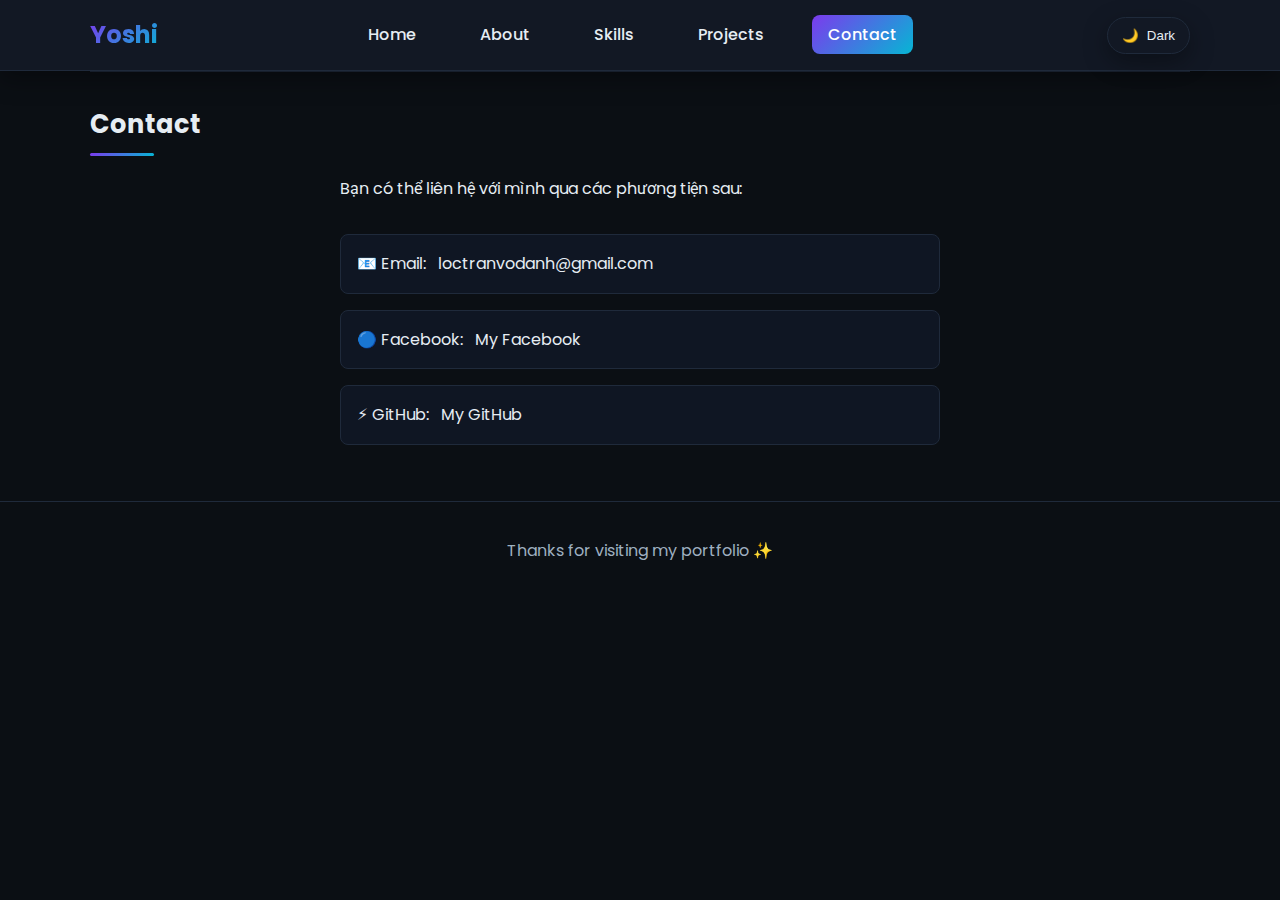
<file: contact.html>
<!DOCTYPE html>
<html lang="vi">
<head>
  <meta charset="UTF-8">
  <meta name="viewport" content="width=device-width, initial-scale=1.0">
  <title>Contact - Portfolio</title>
  <link rel="preconnect" href="https://fonts.googleapis.com">
  <link rel="preconnect" href="https://fonts.gstatic.com" crossorigin>
  <link href="https://fonts.googleapis.com/css2?family=Poppins:wght@300;400;600;700&family=Roboto:wght@300;400;500;700&display=swap" rel="stylesheet">
  <link rel="stylesheet" href="style.css">
  <link rel="stylesheet" href="navigation.css">
</head>
<body data-theme="dark">
  <nav class="main-nav">
    <div class="container nav-container">
      <a href="index.html" class="nav-logo">Yoshi</a>
      <ul class="nav-links">
        <li><a href="index.html">Home</a></li>
        <li><a href="about.html">About</a></li>
        <li><a href="skills.html">Skills</a></li>
        <li><a href="projects.html">Projects</a></li>
        <li><a href="contact.html" class="active">Contact</a></li>
      </ul>
      <button class="theme-toggle" id="themeToggle" aria-label="Toggle Dark/Light">
        <span class="icon" id="themeIcon" aria-hidden="true">🌙</span>
        <span class="label" id="themeLabel">Dark</span>
      </button>
    </div>
  </nav>

  <main>
    <section id="contact" class="section container">
      <h2 class="section-title">Contact</h2>
      <div class="contact-content">
        <p>Bạn có thể liên hệ với mình qua các phương tiện sau:</p>
        <ul class="contact-list">
          <li>📧 Email: <a href="mailto:loctranvodanh@gmail.com">loctranvodanh@gmail.com</a></li>
          <li>🔵 Facebook: <a href="https://facebook.com/Whale.312" target="_blank" rel="noopener">My Facebook</a></li>
          <li>⚡ GitHub: <a href="https://github.com/loctran312" target="_blank" rel="noopener">My GitHub</a></li>
        </ul>
      </div>
    </section>
  </main>

  <footer class="site-footer">
    <div class="container">
      <p>Thanks for visiting my portfolio ✨</p>
    </div>
  </footer>

  <script src="theme.js"></script>
</body>
</html>
</file>
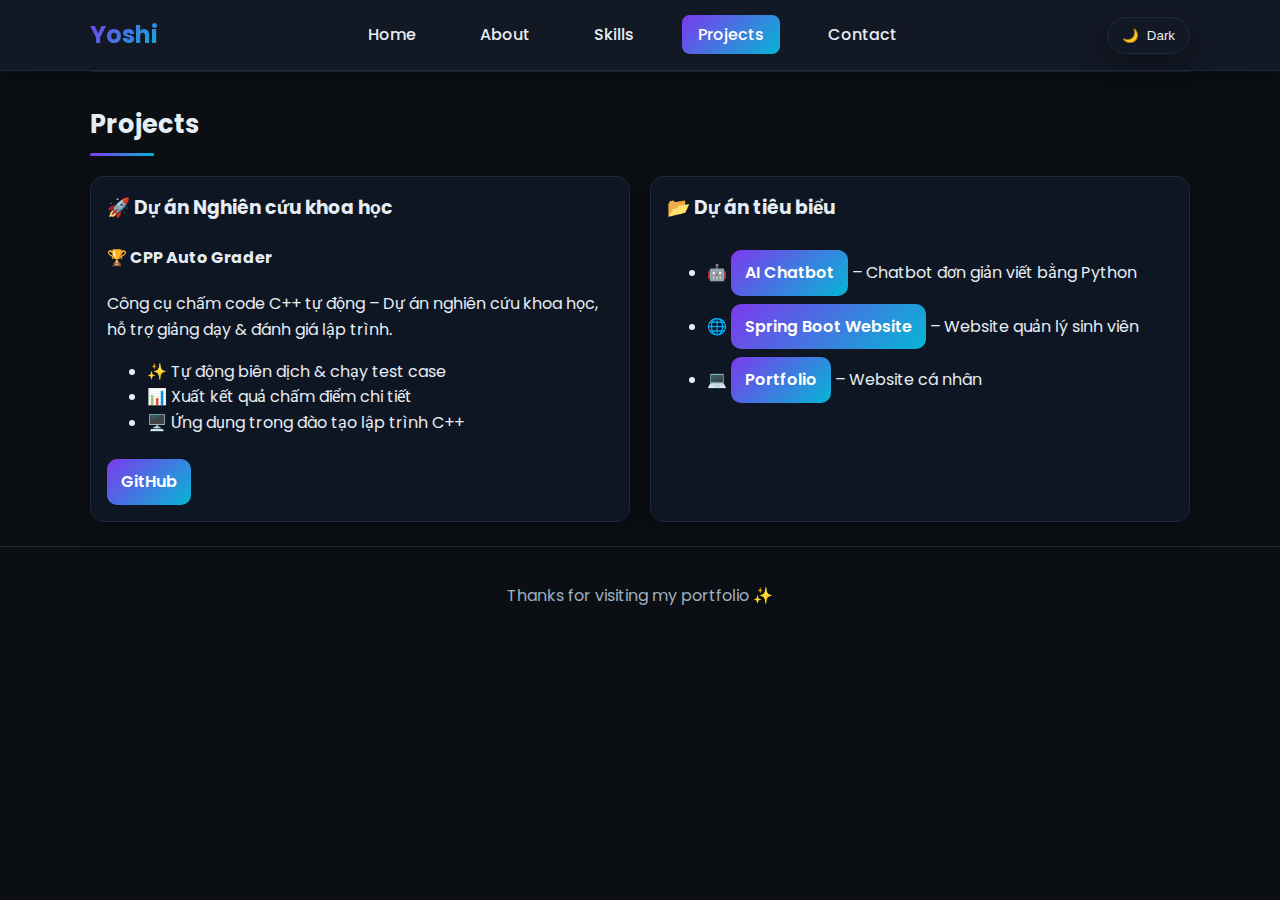
<file: projects.html>
<!DOCTYPE html>
<html lang="vi">
<head>
  <meta charset="UTF-8">
  <meta name="viewport" content="width=device-width, initial-scale=1.0">
  <title>Projects - Portfolio</title>
  <link rel="preconnect" href="https://fonts.googleapis.com">
  <link rel="preconnect" href="https://fonts.gstatic.com" crossorigin>
  <link href="https://fonts.googleapis.com/css2?family=Poppins:wght@300;400;600;700&family=Roboto:wght@300;400;500;700&display=swap" rel="stylesheet">
  <link rel="stylesheet" href="style.css">
  <link rel="stylesheet" href="navigation.css">
</head>
<body data-theme="dark">
  <nav class="main-nav">
    <div class="container nav-container">
      <a href="index.html" class="nav-logo">Yoshi</a>
      <ul class="nav-links">
        <li><a href="index.html">Home</a></li>
        <li><a href="about.html">About</a></li>
        <li><a href="skills.html">Skills</a></li>
        <li><a href="projects.html" class="active">Projects</a></li>
        <li><a href="contact.html">Contact</a></li>
      </ul>
      <button class="theme-toggle" id="themeToggle" aria-label="Toggle Dark/Light">
        <span class="icon" id="themeIcon" aria-hidden="true">🌙</span>
        <span class="label" id="themeLabel">Dark</span>
      </button>
    </div>
  </nav>

  <main>
    <section id="projects" class="section container">
      <h2 class="section-title">Projects</h2>

      <div class="project-cards">
        <article class="card">
          <h3>🚀 Dự án Nghiên cứu khoa học</h3>
          <h4>🏆 CPP Auto Grader</h4>
          <p>Công cụ chấm code C++ tự động – Dự án nghiên cứu khoa học, hỗ trợ giảng dạy &amp; đánh giá lập trình.</p>
          <ul>
            <li>✨ Tự động biên dịch &amp; chạy test case</li>
            <li>📊 Xuất kết quả chấm điểm chi tiết</li>
            <li>🖥️ Ứng dụng trong đào tạo lập trình C++</li>
          </ul>
          <a class="btn" href="https://github.com/loctran312/cpp-auto-grader" target="_blank" rel="noopener">GitHub</a>
        </article>

        <article class="card">
          <h3>📂 Dự án tiêu biểu</h3>
          <ul>
            <li>🤖 <a class="btn" href="#" target="_blank" rel="noopener">AI Chatbot</a> – Chatbot đơn giản viết bằng Python</li>
            <li>🌐 <a class="btn" href="#" target="_blank" rel="noopener">Spring Boot Website</a> – Website quản lý sinh viên </li>
            <li>💻 <a class="btn" href="#" target="_blank" rel="noopener">Portfolio</a> – Website cá nhân </li>
          </ul>
        </article>
      </div>
    </section>
  </main>

  <footer class="site-footer">
    <div class="container">
      <p>Thanks for visiting my portfolio ✨</p>
    </div>
  </footer>

  <script src="theme.js"></script>
</body>
</html>
</file>
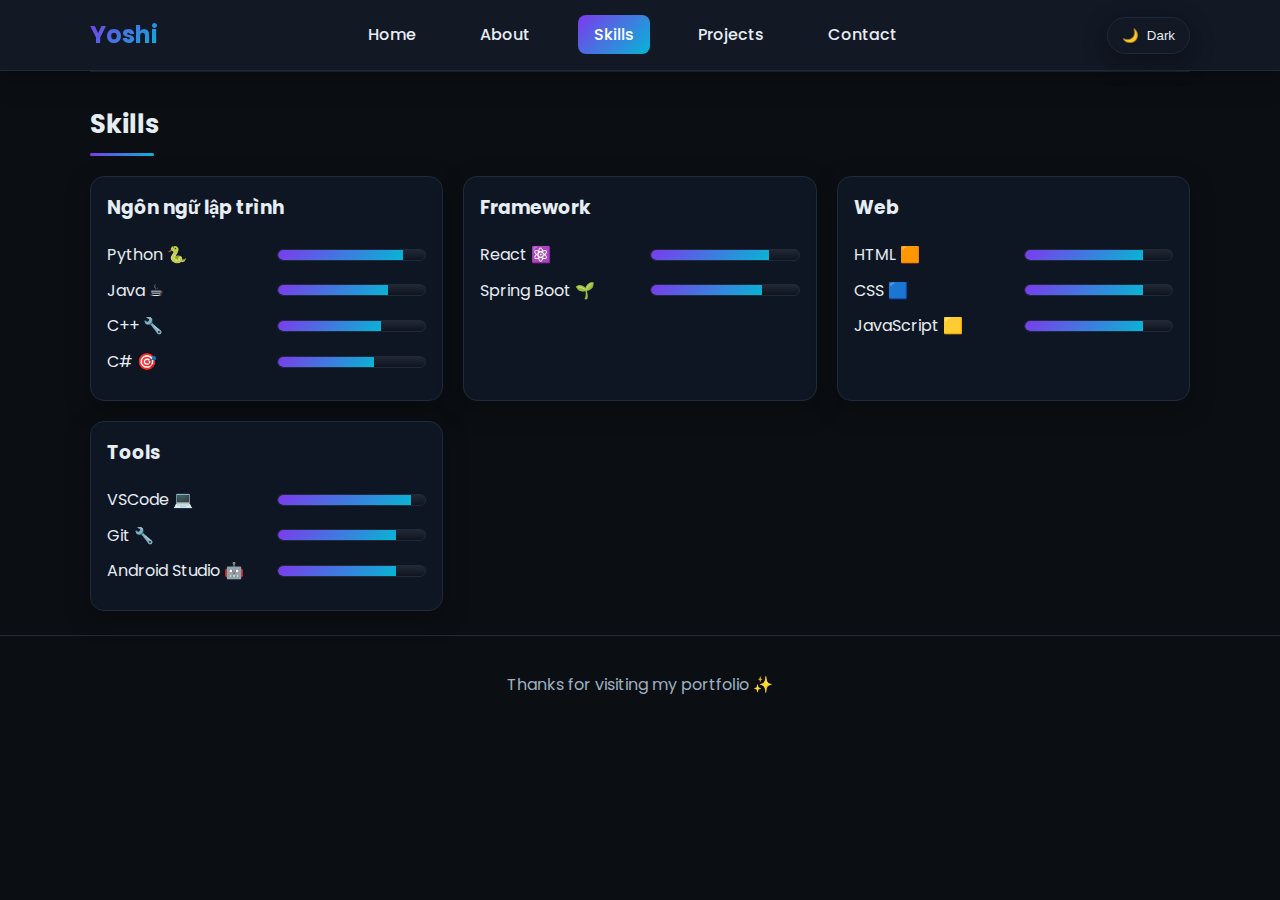
<file: skills.html>
<!DOCTYPE html>
<html lang="vi">
<head>
  <meta charset="UTF-8">
  <meta name="viewport" content="width=device-width, initial-scale=1.0">
  <title>Skills - Portfolio</title>
  <link rel="preconnect" href="https://fonts.googleapis.com">
  <link rel="preconnect" href="https://fonts.gstatic.com" crossorigin>
  <link href="https://fonts.googleapis.com/css2?family=Poppins:wght@300;400;600;700&family=Roboto:wght@300;400;500;700&display=swap" rel="stylesheet">
  <link rel="stylesheet" href="style.css">
  <link rel="stylesheet" href="navigation.css">
</head>
<body data-theme="dark">
  <nav class="main-nav">
    <div class="container nav-container">
      <a href="index.html" class="nav-logo">Yoshi</a>
      <ul class="nav-links">
        <li><a href="index.html">Home</a></li>
        <li><a href="about.html">About</a></li>
        <li><a href="skills.html" class="active">Skills</a></li>
        <li><a href="projects.html">Projects</a></li>
        <li><a href="contact.html">Contact</a></li>
      </ul>
      <button class="theme-toggle" id="themeToggle" aria-label="Toggle Dark/Light">
        <span class="icon" id="themeIcon" aria-hidden="true">🌙</span>
        <span class="label" id="themeLabel">Dark</span>
      </button>
    </div>
  </nav>

  <main>
    <section id="skills" class="section container">
      <h2 class="section-title">Skills</h2>
      <div class="skills-grid">
        <div class="skill-group">
          <h3>Ngôn ngữ lập trình</h3>
          <div class="skill"><span>Python 🐍</span><div class="bar"><div class="fill" style="width: 85%"></div></div></div>
          <div class="skill"><span>Java ☕</span><div class="bar"><div class="fill" style="width: 75%"></div></div></div>
          <div class="skill"><span>C++ 🔧</span><div class="bar"><div class="fill" style="width: 70%"></div></div></div>
          <div class="skill"><span>C# 🎯</span><div class="bar"><div class="fill" style="width: 65%"></div></div></div>
        </div>
        <div class="skill-group">
          <h3>Framework</h3>
          <div class="skill"><span>React ⚛️</span><div class="bar"><div class="fill" style="width: 80%"></div></div></div>
          <div class="skill"><span>Spring Boot 🌱</span><div class="bar"><div class="fill" style="width: 75%"></div></div></div>
        </div>
        <div class="skill-group">
          <h3>Web</h3>
          <div class="skill"><span>HTML 🟧</span><div class="bar"><div class="fill" style="width: 80%"></div></div></div>
          <div class="skill"><span>CSS 🟦</span><div class="bar"><div class="fill" style="width: 80%"></div></div></div>
          <div class="skill"><span>JavaScript 🟨</span><div class="bar"><div class="fill" style="width: 80%"></div></div></div>
        </div>
        <div class="skill-group">
          <h3>Tools</h3>
          <div class="skill"><span>VSCode 💻</span><div class="bar"><div class="fill" style="width: 90%"></div></div></div>
          <div class="skill"><span>Git 🔧</span><div class="bar"><div class="fill" style="width: 80%"></div></div></div>
          <div class="skill"><span>Android Studio 🤖</span><div class="bar"><div class="fill" style="width: 80%"></div></div></div>
        </div>
      </div>
    </section>
  </main>

  <footer class="site-footer">
    <div class="container">
      <p>Thanks for visiting my portfolio ✨</p>
    </div>
  </footer>

  <script src="theme.js"></script>
</body>
</html>
</file>
<file: style.css>
/* Base and Theme Variables */
:root {
  --bg: #0b0f14;
  --bg-elev: #121824;
  --text: #e6edf3;
  --muted: #9fb0c0;
  --card: #0f1623;
  --border: #1f2a3b;
  --accent1: #7c3aed; /* purple */
  --accent2: #06b6d4; /* cyan */
  --accent-grad: linear-gradient(135deg, var(--accent1), var(--accent2));
  --shadow: 0 8px 24px rgba(0,0,0,0.35);
}

[data-theme="light"] {
  --bg: #f7f9fc;
  --bg-elev: #ffffff;
  --text: #0b1220;
  --muted: #5b6b7a;
  --card: #ffffff;
  --border: #e6eaf0;
  --accent1: #6366f1; /* indigo */
  --accent2: #22c55e; /* green */
  --accent-grad: linear-gradient(135deg, var(--accent1), var(--accent2));
  --shadow: 0 8px 24px rgba(2,6,23,0.08);
}

html, body {
  margin: 0;
  padding: 0;
}

body {
  font-family: "Poppins", "Roboto", system-ui, -apple-system, Segoe UI, Roboto, Arial, sans-serif;
  background: var(--bg);
  color: var(--text);
  line-height: 1.6;
  -webkit-font-smoothing: antialiased;
  -moz-osx-font-smoothing: grayscale;
}

.container {
  width: min(1100px, 92%);
  margin: 0 auto;
}

/* Header */
.site-header {
  display: flex;
  align-items: center;
  justify-content: space-between;
  padding: 24px 0;
}

.site-header .left {
  display: flex;
  align-items: center;
  gap: 16px;
}

.avatar {
  width: 96px;
  height: 96px;
  border-radius: 50%;
  border: 2px solid transparent;
  background: var(--accent-grad) border-box;
  padding: 2px;
}

.identity .name {
  margin: 0;
  font-size: 1.8rem;
  letter-spacing: 0.2px;
}

.identity .role {
  margin: 4px 0 8px;
  color: var(--muted);
}

.tagline {
  margin: 0;
  font-weight: 500;
  background: var(--accent-grad);
  -webkit-background-clip: text;
  background-clip: text;
  color: transparent;
}

.theme-toggle {
  display: inline-flex;
  align-items: center;
  gap: 8px;
  padding: 10px 14px;
  border-radius: 999px;
  background: var(--bg-elev);
  border: 1px solid var(--border);
  color: var(--text);
  cursor: pointer;
  box-shadow: var(--shadow);
  transition: transform 0.15s ease, background 0.3s ease, border-color 0.3s ease;
}

.theme-toggle:hover { transform: translateY(-1px); }
.theme-toggle:active { transform: translateY(0); }

/* Sections */
.section {
  padding: 32px 0 24px;
  border-top: 1px solid var(--border);
}

.section-title {
  margin: 0 0 20px 0;
  font-size: 1.6rem;
  position: relative;
}

.section-title::after {
  content: "";
  display: block;
  height: 3px;
  width: 64px;
  margin-top: 8px;
  border-radius: 999px;
  background: var(--accent-grad);
}

/* About */
.about-content p { margin: 6px 0; }

.strengths h3 { margin: 16px 0 8px; }
.strengths ul {
  margin: 0;
  padding-left: 18px;
}

/* Skills */
.skills-grid {
  display: grid;
  grid-template-columns: repeat(3, 1fr);
  gap: 20px;
}

.skill-group {
  background: var(--card);
  border: 1px solid var(--border);
  border-radius: 14px;
  padding: 16px;
  box-shadow: var(--shadow);
}

.skill-group h3 { margin-top: 0; }

.skill {
  display: grid;
  grid-template-columns: 160px 1fr;
  align-items: center;
  gap: 10px;
  margin: 10px 0;
}

.skill .bar {
  position: relative;
  height: 10px;
  background: linear-gradient(180deg, rgba(255,255,255,0.08), rgba(0,0,0,0.08));
  border: 1px solid var(--border);
  border-radius: 999px;
  overflow: hidden;
}

.skill .fill {
  height: 100%;
  background: var(--accent-grad);
  border-radius: 999px 0 0 999px;
  transition: width 0.8s ease;
}

/* Projects */
.project-cards {
  display: grid;
  grid-template-columns: repeat(2, 1fr);
  gap: 20px;
}

.card {
  background: var(--card);
  border: 1px solid var(--border);
  border-radius: 14px;
  padding: 16px;
  box-shadow: var(--shadow);
}

.card h3 { margin-top: 0; }

.btn {
  display: inline-block;
  margin-top: 8px;
  padding: 10px 14px;
  border-radius: 10px;
  background: var(--accent-grad);
  color: white;
  text-decoration: none;
  font-weight: 600;
}

/* Experience */
.experience-list {
  margin: 0;
  padding-left: 18px;
}

/* Contact */
.contact-list {
  margin: 0;
  padding-left: 18px;
}

/* Footer */
.site-footer {
  border-top: 1px solid var(--border);
  padding: 20px 0 40px;
  color: var(--muted);
  text-align: center;
}

/* Responsiveness */
@media (max-width: 900px) {
  .skills-grid { grid-template-columns: 1fr 1fr; }
  .project-cards { grid-template-columns: 1fr; }
}

@media (max-width: 640px) {
  .site-header { align-items: flex-start; }
  .avatar { width: 72px; height: 72px; }
  .skills-grid { grid-template-columns: 1fr; }
  .skill { grid-template-columns: 1fr; }
}
</file>
<file: navigation.css>
/* Navigation Styles */
.main-nav {
  background: var(--bg-elev);
  border-bottom: 1px solid var(--border);
  padding: 1rem 0;
  position: sticky;
  top: 0;
  z-index: 100;
  box-shadow: var(--shadow);
}

.nav-container {
  display: flex;
  justify-content: space-between;
  align-items: center;
}

.nav-logo {
  font-size: 1.5rem;
  font-weight: 700;
  color: var(--text);
  text-decoration: none;
  background: var(--accent-grad);
  -webkit-background-clip: text;
  background-clip: text;
  color: transparent;
}

.nav-links {
  display: flex;
  gap: 2rem;
  list-style: none;
  margin: 0;
  padding: 0;
}

.nav-links a {
  color: var(--text);
  text-decoration: none;
  font-weight: 500;
  padding: 0.5rem 1rem;
  border-radius: 8px;
  transition: all 0.3s ease;
}

.nav-links a:hover {
  background: var(--border);
}

.nav-links a.active {
  background: var(--accent-grad);
  color: white;
}

/* Profile Section Styles */
.profile-section {
  display: flex;
  align-items: center;
  gap: 2rem;
  margin-bottom: 2rem;
}

/* Responsive Navigation */
@media (max-width: 768px) {
  .nav-container {
    flex-direction: column;
    gap: 1rem;
  }

  .nav-links {
    flex-wrap: wrap;
    justify-content: center;
    gap: 1rem;
  }
}

/* Contact Content Styles */
.contact-content {
  max-width: 600px;
  margin: 0 auto;
}

.contact-list {
  list-style: none;
  padding: 0;
  margin: 2rem 0;
}

.contact-list li {
  margin: 1rem 0;
  padding: 1rem;
  background: var(--card);
  border: 1px solid var(--border);
  border-radius: 8px;
  transition: transform 0.2s ease;
}

.contact-list li:hover {
  transform: translateY(-2px);
}

.contact-list a {
  color: var(--text);
  text-decoration: none;
  margin-left: 0.5rem;
}

.contact-list a:hover {
  text-decoration: underline;
}
</file>
